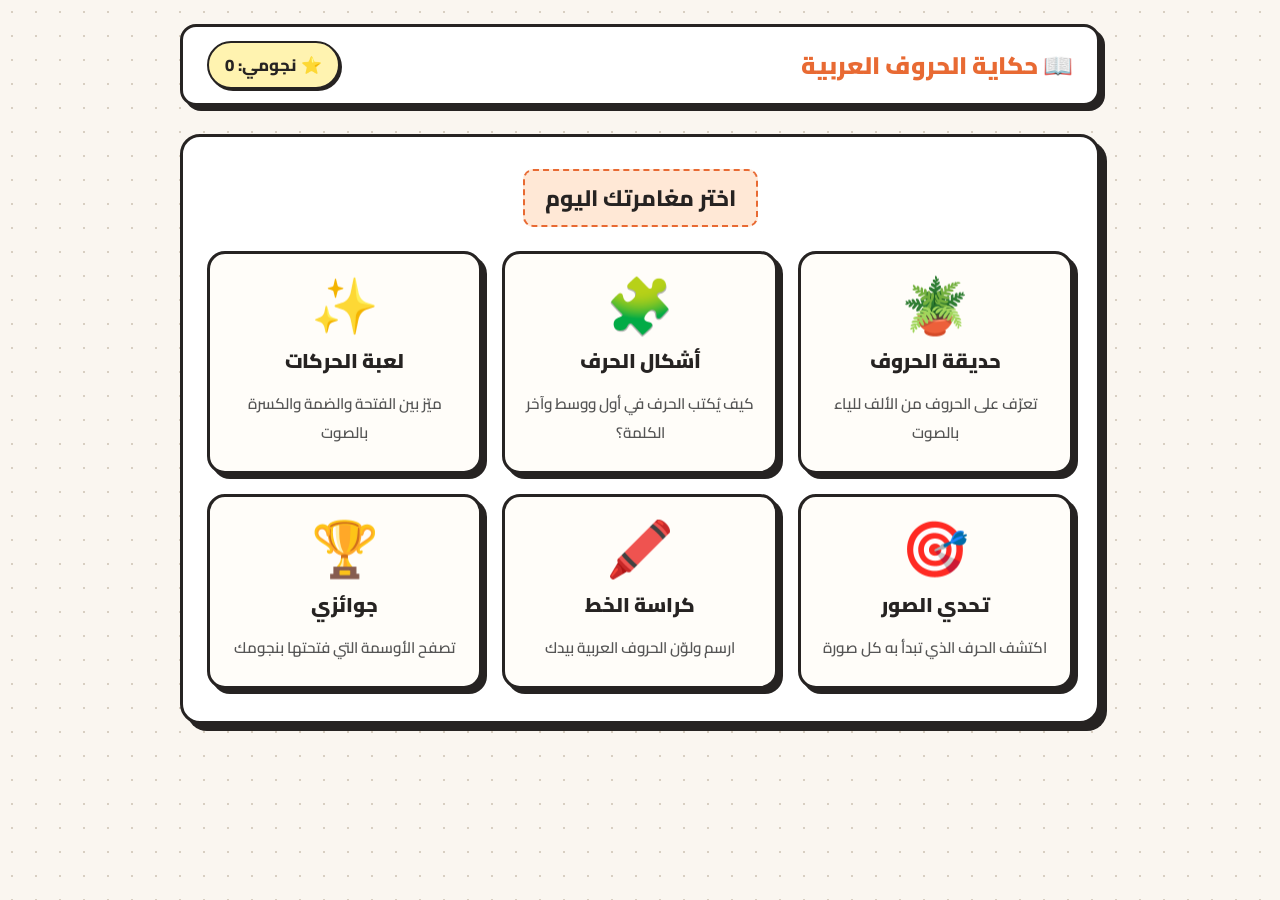
<file: index.html>
<!DOCTYPE html>
<html lang="ar" dir="rtl">
<head>
    <meta charset="UTF-8">
    <meta name="viewport" content="width=device-width, initial-scale=1.0">
    <title>حكاية الحروف العربية</title>
    <link rel="stylesheet" href="style.css">
</head>
<body>
    <div class="top-bar">
        <h1>📖 حكاية الحروف العربية</h1>
        <div class="stars-pill">⭐ نجومي: <span id="totalStars">0</span></div>
    </div>

    <!-- إشعار الشكر الخاص عند بلوغ 150 نجمة فأكثر -->
    <div id="specialThanksBanner" class="special-thanks-box" style="display: none;">
        <div class="special-badge">🏅 وسام التميز الذهبي</div>
        <h2>شكر خاص لك يا بطل الحروف!</h2>
        <p>لقد جمعت <strong id="bannerStarsCount">150</strong> نجمة! اجتهادك وحبك لتعلم الحروف العربية يستحق كل الفخر والتقدير.</p>
        <div class="banner-actions">
            <a href="rewards.html" class="home-link" style="background: #E86A33;">شاهد جوائزك 🏆</a>
            <button type="button" class="choice-btn" style="font-size: 0.95rem; padding: 6px 16px;" onclick="dismissThanksBanner()">إخفاء الإشعار</button>
        </div>
    </div>

    <div class="notebook-sheet">
        <div class="section-title">اختر مغامرتك اليوم</div>
        <div class="stages-grid">
            <a href="learn.html" class="stage-card">
                <div class="stage-badge">🪴</div>
                <h3>حديقة الحروف</h3>
                <p>تعرّف على الحروف من الألف للياء بالصوت</p>
            </a>

            <a href="forms.html" class="stage-card">
                <div class="stage-badge">🧩</div>
                <h3>أشكال الحرف</h3>
                <p>كيف يُكتب الحرف في أول ووسط وآخر الكلمة؟</p>
            </a>

            <a href="harakat.html" class="stage-card">
                <div class="stage-badge">✨</div>
                <h3>لعبة الحركات</h3>
                <p>ميّز بين الفتحة والضمة والكسرة بالصوت</p>
            </a>

            <a href="quiz.html" class="stage-card">
                <div class="stage-badge">🎯</div>
                <h3>تحدي الصور</h3>
                <p>اكتشف الحرف الذي تبدأ به كل صورة</p>
            </a>

            <a href="draw.html" class="stage-card">
                <div class="stage-badge">🖍️</div>
                <h3>كراسة الخط</h3>
                <p>ارسم ولوّن الحروف العربية بيدك</p>
            </a>

            <a href="rewards.html" class="stage-card">
                <div class="stage-badge">🏆</div>
                <h3>جوائزي</h3>
                <p>تصفح الأوسمة التي فتحتها بنجومك</p>
            </a>
        </div>
    </div>

    <script src="script.js"></script>
</body>
</html>
</file>
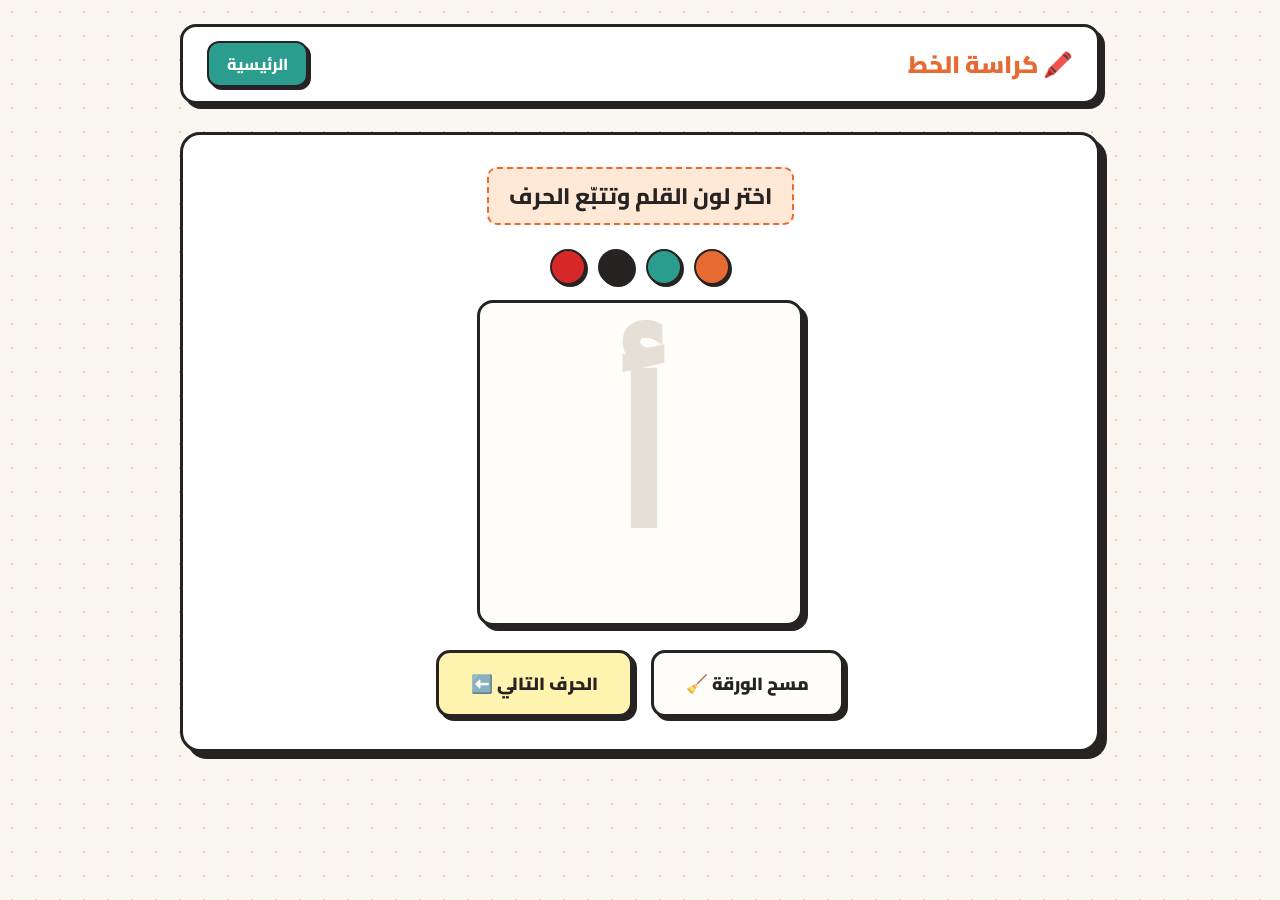
<file: draw.html>
<!DOCTYPE html>
<html lang="ar" dir="rtl">
<head>
    <meta charset="UTF-8">
    <meta name="viewport" content="width=device-width, initial-scale=1.0">
    <title>كراسة الخط</title>
    <link rel="stylesheet" href="style.css">
</head>
<body>
    <div class="top-bar">
        <h1>🖍️ كراسة الخط</h1>
        <a href="index.html" class="home-link">الرئيسية</a>
    </div>

    <div class="notebook-sheet">
        <div class="section-title">اختر لون القلم وتتبّع الحرف</div>
        <div class="pens-bar">
            <button class="pen-btn" style="background: #E86A33;" onclick="changePen('#E86A33')"></button>
            <button class="pen-btn" style="background: #2A9D8F;" onclick="changePen('#2A9D8F')"></button>
            <button class="pen-btn" style="background: #262322;" onclick="changePen('#262322')"></button>
            <button class="pen-btn" style="background: #D62828;" onclick="changePen('#D62828')"></button>
        </div>

        <canvas id="arabicCanvas" width="320" height="320"></canvas>

        <div class="choices-row">
            <button class="choice-btn" style="font-size: 1.1rem;" onclick="resetArabicCanvas()">مسح الورقة 🧹</button>
            <button class="choice-btn" style="font-size: 1.1rem; background: #FFF3B0;" onclick="nextArabicDraw()">الحرف التالي ⬅️</button>
        </div>
    </div>

    <script src="script.js"></script>
</body>
</html>
</file>
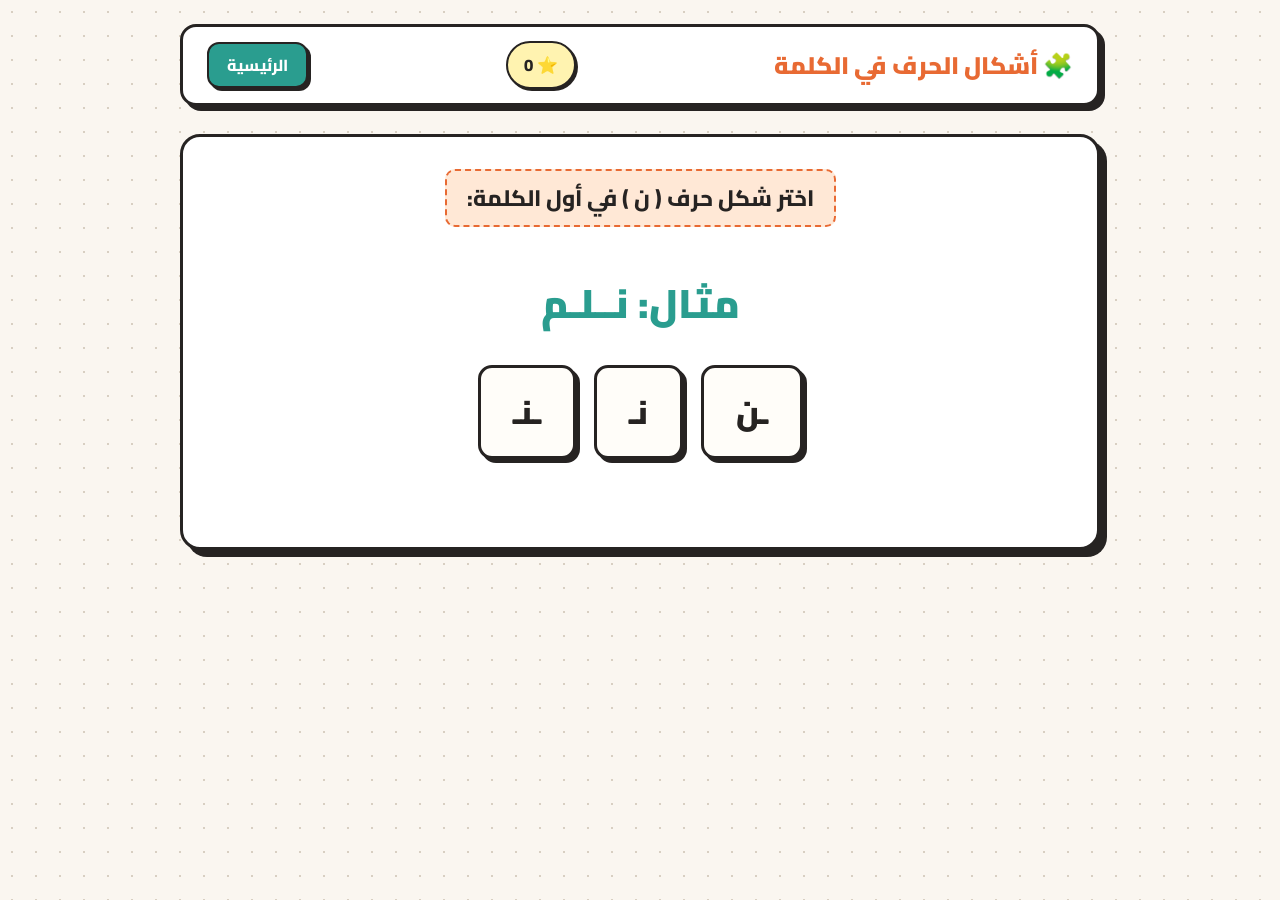
<file: forms.html>
<!DOCTYPE html>
<html lang="ar" dir="rtl">
<head>
    <meta charset="UTF-8">
    <meta name="viewport" content="width=device-width, initial-scale=1.0">
    <title>أشكال الحرف</title>
    <link rel="stylesheet" href="style.css">
</head>
<body>
    <div class="top-bar">
        <h1>🧩 أشكال الحرف في الكلمة</h1>
        <div class="stars-pill">⭐ <span id="totalStars">0</span></div>
        <a href="index.html" class="home-link">الرئيسية</a>
    </div>

    <div class="notebook-sheet">
        <div class="section-title" id="formQuestionTitle">اختر شكل حرف ( ب ) في وسط الكلمة:</div>
        <div class="big-display" id="formWordHint" style="font-size: 2.5rem; color: #2A9D8F;">مـ ـكـ ـتـ ـبـ ـة</div>
        <div class="choices-row" id="formChoices"></div>
        <div class="status-msg" id="formStatus"></div>
    </div>

    <script src="script.js"></script>
</body>
</html>
</file>
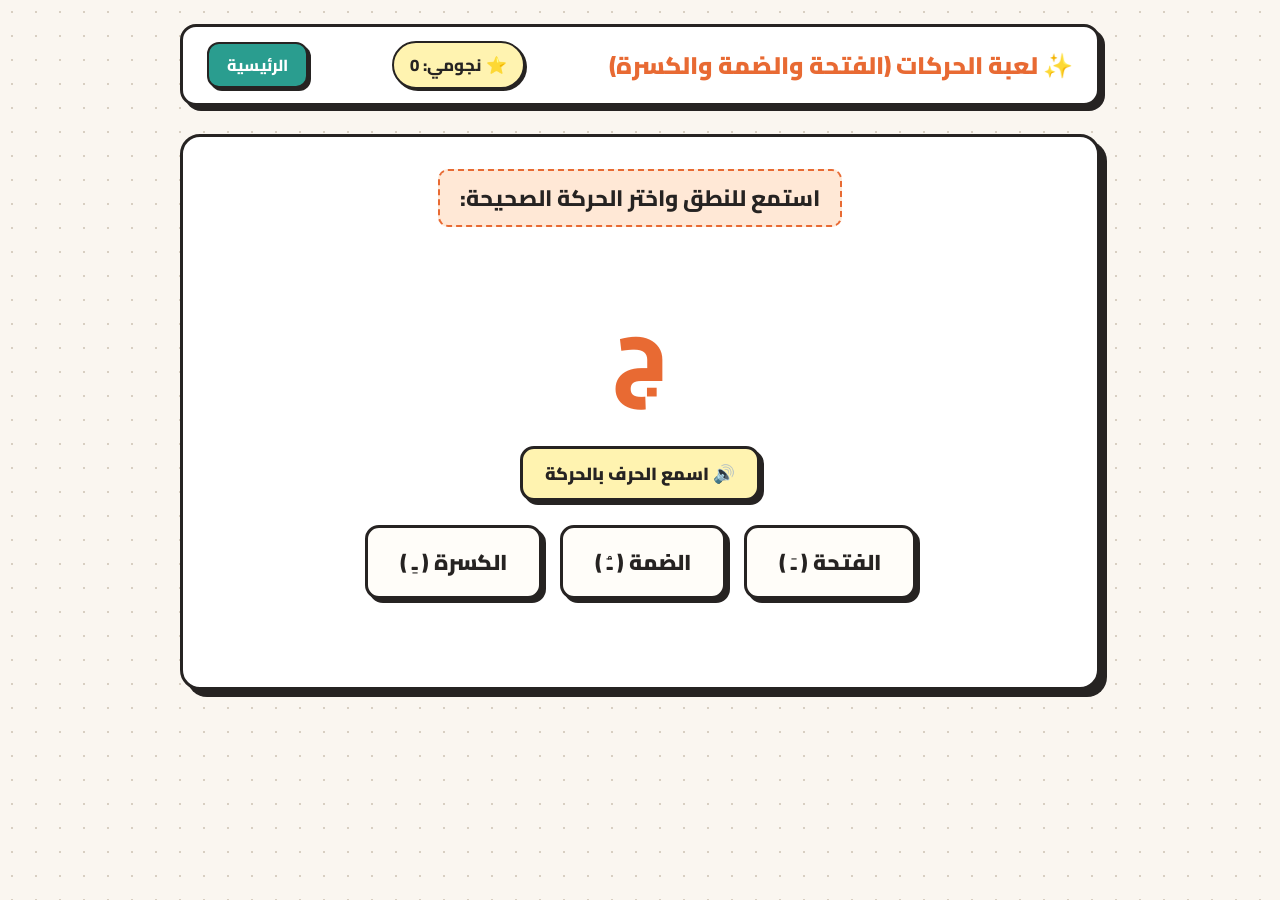
<file: harakat.html>
<!DOCTYPE html>
<html lang="ar" dir="rtl">
<head>
    <meta charset="UTF-8">
    <meta name="viewport" content="width=device-width, initial-scale=1.0">
    <title>لعبة الحركات</title>
    <link rel="stylesheet" href="style.css">
</head>
<body>
    <div class="top-bar">
        <h1>✨ لعبة الحركات (الفتحة والضمة والكسرة)</h1>
        <div class="stars-pill">⭐ نجومي: <span id="totalStars">0</span></div>
        <a href="index.html" class="home-link">الرئيسية</a>
    </div>

    <div class="notebook-sheet">
        <div class="section-title" id="harakaQuestion">استمع للنطق واختر الحركة الصحيحة:</div>
        <div class="big-display" id="harakaTarget" style="color: #E86A33;">ب</div>
        <button type="button" class="choice-btn" style="font-size: 1.1rem; padding: 8px 22px; background: #FFF3B0;" onclick="sayCurrentHaraka()">🔊 اسمع الحرف بالحركة</button>

        <div class="choices-row" id="harakaChoices"></div>
        <div class="status-msg" id="harakaStatus"></div>
    </div>

    <script src="script.js"></script>
</body>
</html>
</file>
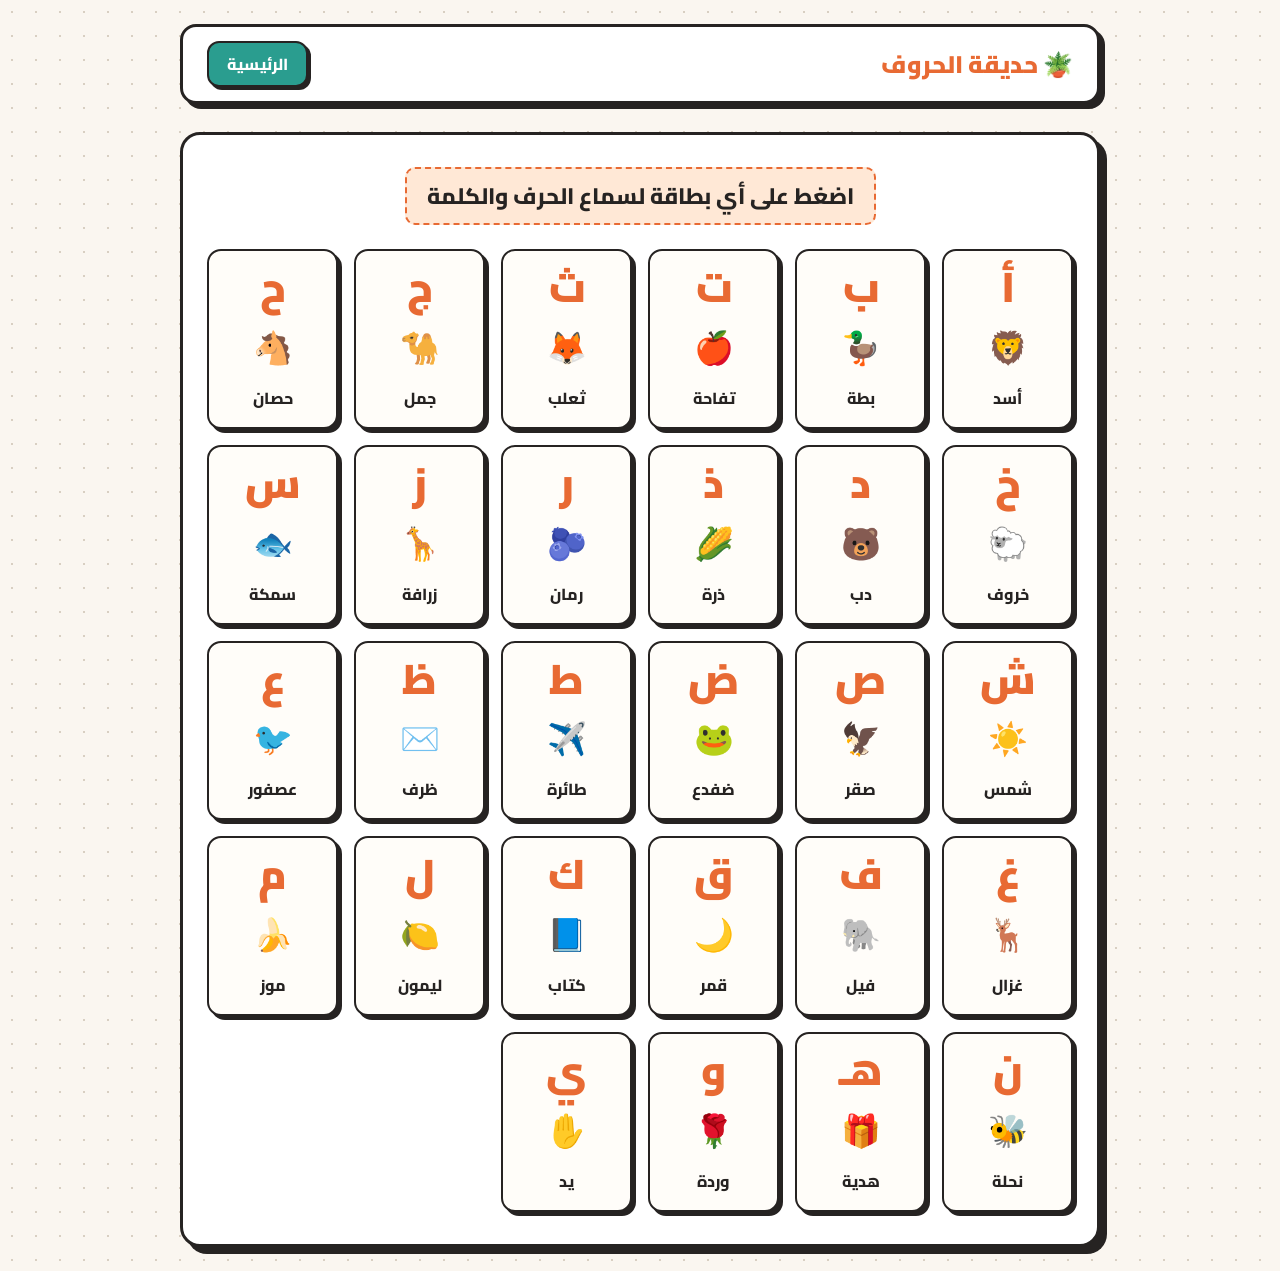
<file: learn.html>
<!DOCTYPE html>
<html lang="ar" dir="rtl">
<head>
    <meta charset="UTF-8">
    <meta name="viewport" content="width=device-width, initial-scale=1.0">
    <title>حديقة الحروف</title>
    <link rel="stylesheet" href="style.css">
</head>
<body>
    <div class="top-bar">
        <h1>🪴 حديقة الحروف</h1>
        <a href="index.html" class="home-link">الرئيسية</a>
    </div>

    <div class="notebook-sheet">
        <div class="section-title">اضغط على أي بطاقة لسماع الحرف والكلمة</div>
        <div class="arabic-grid" id="arabicLettersGrid"></div>
    </div>

    <script src="script.js"></script>
</body>
</html>
</file>
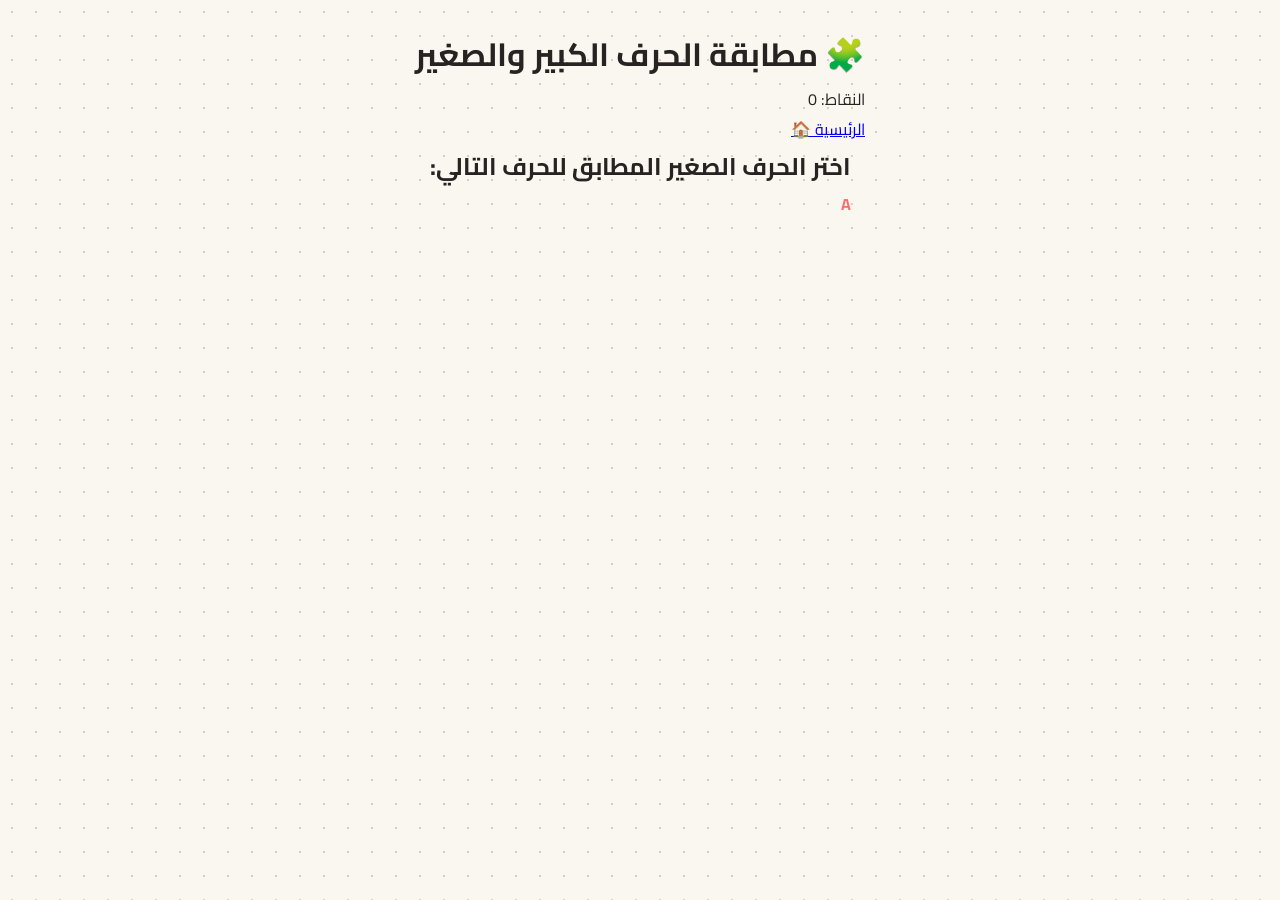
<file: match.html>
<!DOCTYPE html>
<html lang="ar" dir="rtl">
<head>
    <meta charset="UTF-8">
    <meta name="viewport" content="width=device-width, initial-scale=1.0">
    <title>مطابقة الحروف</title>
    <link rel="stylesheet" href="style.css">
</head>
<body onload="initMatchPage()">
    <header>
        <h1>🧩 مطابقة الحرف الكبير والصغير</h1>
        <div class="score-badge">النقاط: <span id="matchScore">0</span></div>
        <a href="index.html" class="back-btn">الرئيسية 🏠</a>
    </header>

    <div class="container">
        <h2>اختر الحرف الصغير المطابق للحرف التالي:</h2>
        <div class="quiz-emoji" id="bigLetterDisplay" style="color: #ff6b6b; font-weight: bold;">A</div>
        
        <div class="options-grid" id="matchOptions"></div>
        <div class="feedback" id="matchFeedback"></div>
    </div>

    <script src="script.js"></script>
</body>
</html>
</file>
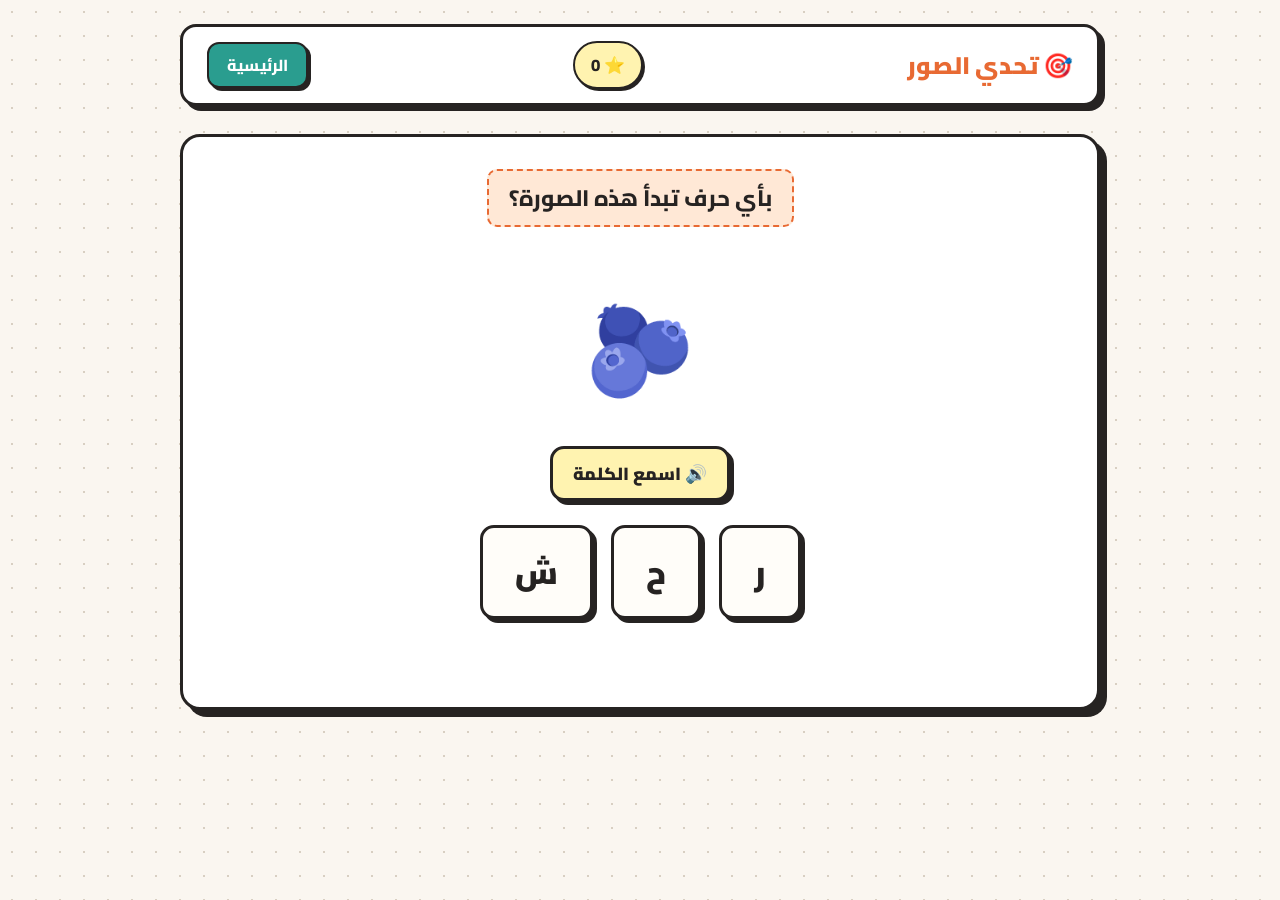
<file: quiz.html>
<!DOCTYPE html>
<html lang="ar" dir="rtl">
<head>
    <meta charset="UTF-8">
    <meta name="viewport" content="width=device-width, initial-scale=1.0">
    <title>تحدي الصور</title>
    <link rel="stylesheet" href="style.css">
</head>
<body>
    <div class="top-bar">
        <h1>🎯 تحدي الصور</h1>
        <div class="stars-pill">⭐ <span id="totalStars">0</span></div>
        <a href="index.html" class="home-link">الرئيسية</a>
    </div>

    <div class="notebook-sheet">
        <div class="section-title">بأي حرف تبدأ هذه الصورة؟</div>
        <div class="big-display" id="quizPic">🦁</div>
        <button class="choice-btn" style="font-size: 1.1rem; padding: 8px 20px; background: #FFF3B0;" onclick="sayCurrentArabicWord()">🔊 اسمع الكلمة</button>
        <div class="choices-row" id="quizChoices"></div>
        <div class="status-msg" id="quizStatus"></div>
    </div>

    <script src="script.js"></script>
</body>
</html>
</file>
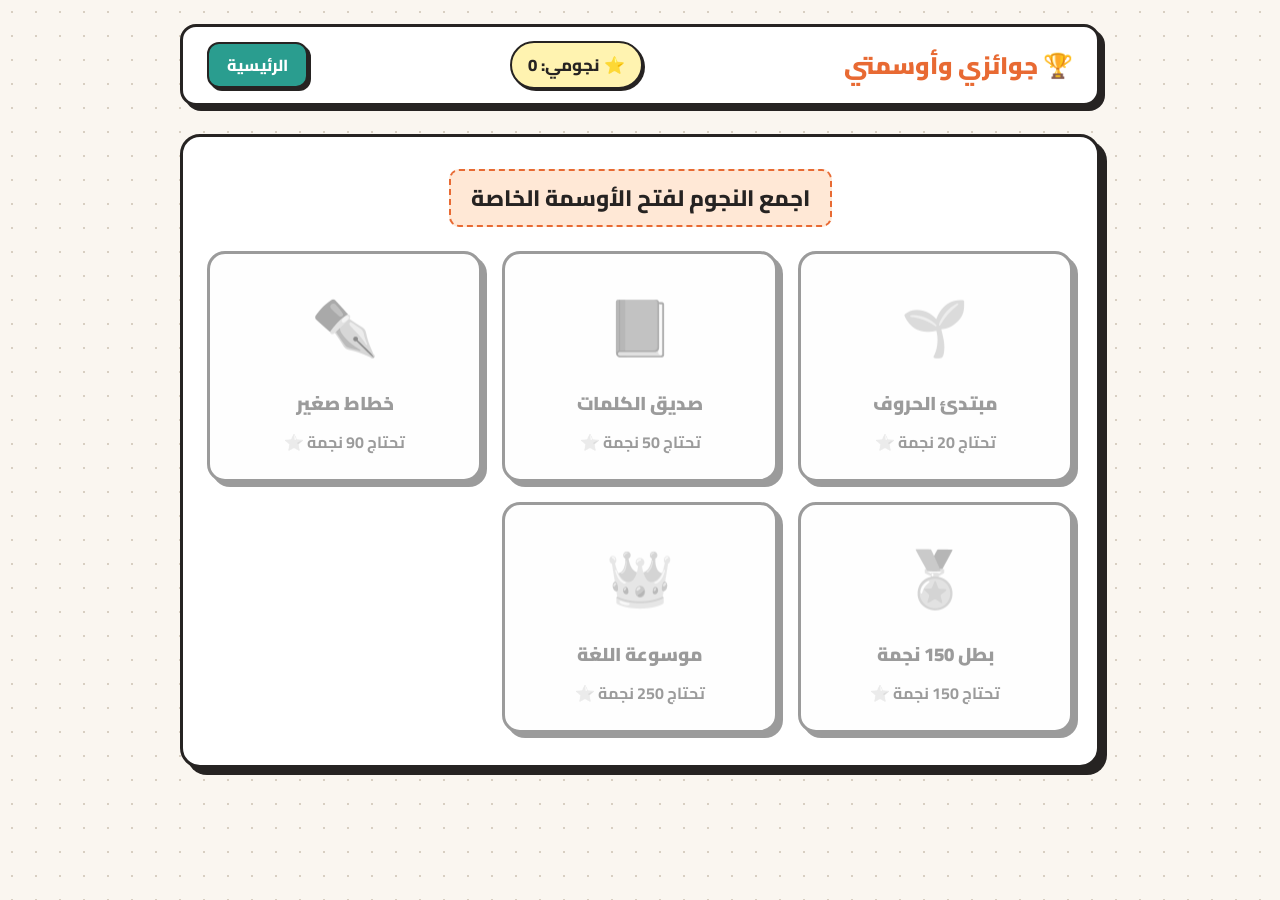
<file: rewards.html>
<!DOCTYPE html>
<html lang="ar" dir="rtl">
<head>
    <meta charset="UTF-8">
    <meta name="viewport" content="width=device-width, initial-scale=1.0">
    <title>جوائزي وأوسمتي</title>
    <link rel="stylesheet" href="style.css">
</head>
<body>
    <div class="top-bar">
        <h1>🏆 جوائزي وأوسمتي</h1>
        <div class="stars-pill">⭐ نجومي: <span id="totalStars">0</span></div>
        <a href="index.html" class="home-link">الرئيسية</a>
    </div>

    <div class="notebook-sheet">
        <div class="section-title">اجمع النجوم لفتح الأوسمة الخاصة</div>
        <div class="stages-grid" id="arabicRewardsGrid"></div>
    </div>

    <script src="script.js"></script>
</body>
</html>
</file>
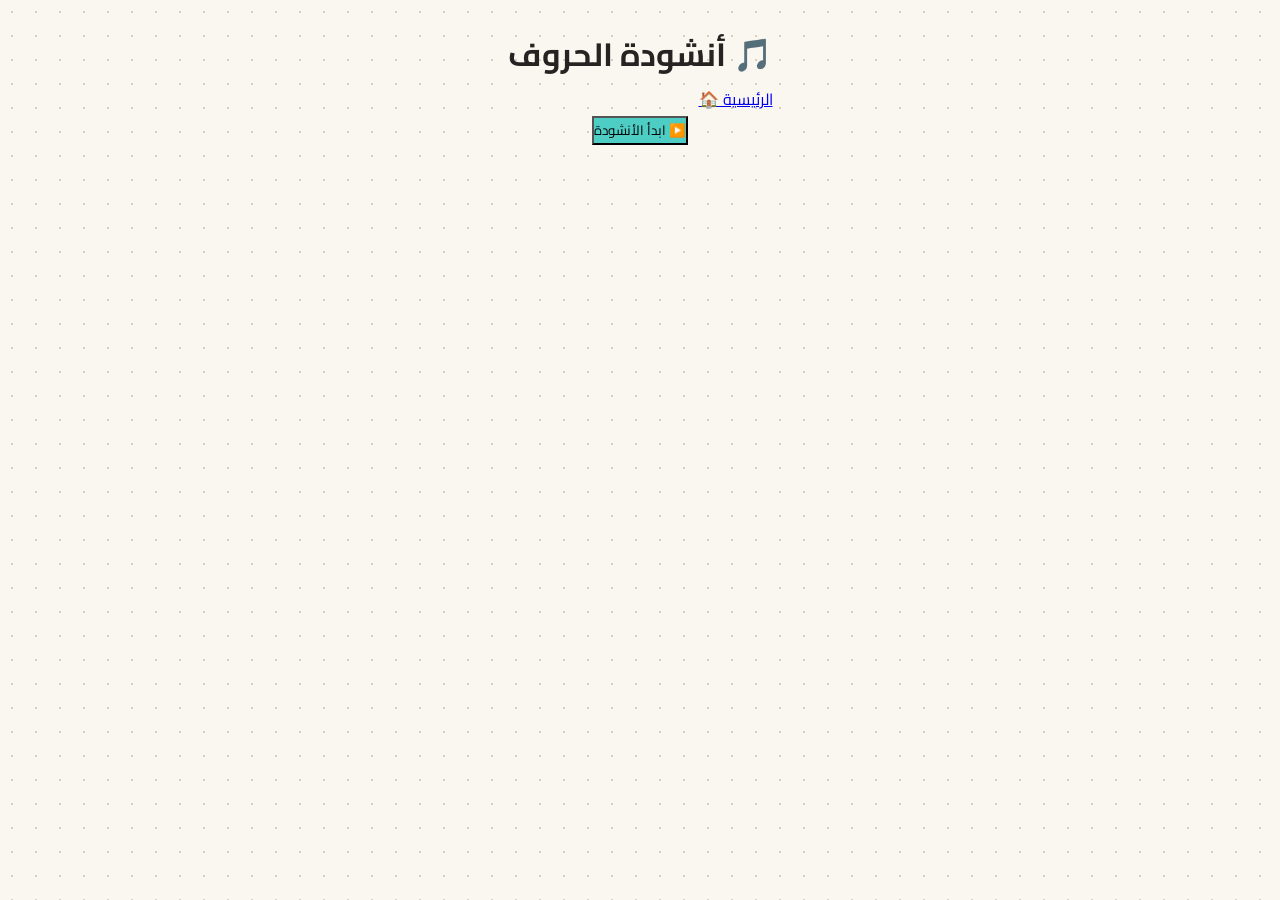
<file: song.html>
<!DOCTYPE html>
<html lang="ar" dir="rtl">
<head>
    <meta charset="UTF-8">
    <meta name="viewport" content="width=device-width, initial-scale=1.0">
    <title>أنشودة الحروف</title>
    <link rel="stylesheet" href="style.css">
</head>
<body>
    <header>
        <h1>🎵 أنشودة الحروف</h1>
        <a href="index.html" class="back-btn">الرئيسية 🏠</a>
    </header>

    <div class="container">
        <button id="playSongBtn" class="option-btn" style="margin-bottom: 25px; background: #4ecdc4;" onclick="toggleAlphabetSong()">▶️ ابدأ الأنشودة</button>
        <div class="letters-grid" id="songGrid"></div>
    </div>

    <script src="script.js"></script>
</body>
</html>
</file>
<file: style.css>
@import url('https://fonts.googleapis.com/css2?family=Cairo:wght@600;800;900&display=swap');

:root {
    --paper-bg: #FAF6F0;
    --card-bg: #FFFFFF;
    --ink-dark: #262322;
    --primary-orange: #E86A33;
    --secondary-teal: #2A9D8F;
    --accent-yellow: #F4A261;
    --border-ink: #262322;
}

* {
    box-sizing: border-box;
    margin: 0;
    padding: 0;
    font-family: 'Cairo', sans-serif;
}

body {
    background-color: var(--paper-bg);
    /* خلفية منقطة خفيفة تشبه دفاتر الرسم */
    background-image: radial-gradient(#d8cfc2 1.5px, transparent 1.5px);
    background-size: 24px 24px;
    color: var(--ink-dark);
    min-height: 100vh;
    padding: 24px 16px;
    display: flex;
    flex-direction: column;
    align-items: center;
}

/* الشريط العلوي */
.top-bar {
    width: 100%;
    max-width: 920px;
    background: var(--card-bg);
    border: 3px solid var(--border-ink);
    border-radius: 16px;
    box-shadow: 5px 5px 0px var(--border-ink);
    padding: 14px 24px;
    display: flex;
    justify-content: space-between;
    align-items: center;
    margin-bottom: 28px;
}

.top-bar h1 {
    font-size: 1.5rem;
    font-weight: 900;
    color: var(--primary-orange);
}

.stars-pill {
    background: #FFF3B0;
    border: 2.5px solid var(--border-ink);
    padding: 6px 16px;
    border-radius: 50px;
    font-weight: 800;
    font-size: 1.05rem;
    box-shadow: 2px 2px 0px var(--border-ink);
}

.home-link {
    text-decoration: none;
    background: var(--secondary-teal);
    color: white;
    border: 2.5px solid var(--border-ink);
    padding: 6px 18px;
    border-radius: 12px;
    font-weight: 800;
    box-shadow: 3px 3px 0px var(--border-ink);
    transition: transform 0.1s;
}

.home-link:active {
    transform: translate(2px, 2px);
    box-shadow: 1px 1px 0px var(--border-ink);
}

/* الصندوق الرئيسي */
.notebook-sheet {
    width: 100%;
    max-width: 920px;
    background: var(--card-bg);
    border: 3px solid var(--border-ink);
    border-radius: 20px;
    box-shadow: 7px 7px 0px var(--border-ink);
    padding: 32px 24px;
    text-align: center;
}

.section-title {
    font-size: 1.4rem;
    font-weight: 800;
    margin-bottom: 24px;
    display: inline-block;
    background: #FFE8D6;
    padding: 6px 20px;
    border-radius: 10px;
    border: 2px dashed var(--primary-orange);
}

/* شبكة القائمة الرئيسية */
.stages-grid {
    display: grid;
    grid-template-columns: repeat(auto-fit, minmax(220px, 1fr));
    gap: 20px;
}

.stage-card {
    background: #FFFDF9;
    border: 3px solid var(--border-ink);
    border-radius: 18px;
    padding: 24px 18px;
    text-decoration: none;
    color: var(--ink-dark);
    box-shadow: 5px 5px 0px var(--border-ink);
    transition: all 0.15s ease;
    display: flex;
    flex-direction: column;
    align-items: center;
    gap: 10px;
}

.stage-card:hover {
    transform: translate(-2px, -3px);
    box-shadow: 8px 8px 0px var(--primary-orange);
    border-color: var(--primary-orange);
}

.stage-badge {
    font-size: 3.4rem;
    line-height: 1;
}

.stage-card h3 {
    font-size: 1.25rem;
    font-weight: 900;
}

.stage-card p {
    font-size: 0.95rem;
    color: #555;
    font-weight: 600;
}

/* بطاقات الحروف العربية */
.arabic-grid {
    display: grid;
    grid-template-columns: repeat(auto-fill, minmax(115px, 1fr));
    gap: 16px;
    direction: rtl;
}

.letter-tile {
    background: #FFFDF9;
    border: 2.5px solid var(--border-ink);
    border-radius: 14px;
    padding: 14px 10px;
    cursor: pointer;
    box-shadow: 4px 4px 0px var(--border-ink);
    transition: 0.15s;
}

.letter-tile:hover {
    background: #FFF3B0;
    transform: translateY(-3px);
}

.letter-tile .big-char {
    font-size: 2.6rem;
    font-weight: 900;
    color: var(--primary-orange);
    line-height: 1.1;
}

.letter-tile .emoji-pic {
    font-size: 2rem;
    margin: 6px 0;
}

.letter-tile .word-label {
    font-size: 1rem;
    font-weight: 800;
    color: var(--ink-dark);
}

/* أزرار اللعب */
.choices-row {
    display: flex;
    justify-content: center;
    gap: 18px;
    flex-wrap: wrap;
    margin-top: 24px;
}

.choice-btn {
    background: #FFFDF9;
    color: var(--ink-dark);
    border: 3px solid var(--border-ink);
    box-shadow: 4px 4px 0px var(--border-ink);
    padding: 14px 32px;
    font-size: 2rem;
    font-weight: 900;
    border-radius: 14px;
    cursor: pointer;
    transition: 0.12s;
}

.choice-btn:hover {
    background: #FFE8D6;
    transform: translate(-2px, -2px);
    box-shadow: 6px 6px 0px var(--border-ink);
}

.choice-btn:active {
    transform: translate(2px, 2px);
    box-shadow: 1px 1px 0px var(--border-ink);
}

.big-display {
    font-size: 5.5rem;
    margin: 15px 0;
    font-weight: 900;
}

.status-msg {
    margin-top: 20px;
    font-size: 1.3rem;
    font-weight: 800;
    min-height: 36px;
}

/* كراسة الرسم */
#arabicCanvas {
    background: #FFFDF9;
    border: 3px solid var(--border-ink);
    border-radius: 16px;
    box-shadow: 5px 5px 0px var(--border-ink);
    cursor: crosshair;
    touch-action: none;
    margin: 15px auto;
    display: block;
    max-width: 100%;
}

.pens-bar {
    display: flex;
    justify-content: center;
    gap: 12px;
    margin-bottom: 10px;
}

.pen-btn {
    width: 36px;
    height: 36px;
    border-radius: 50%;
    border: 2.5px solid var(--border-ink);
    box-shadow: 2px 2px 0px var(--border-ink);
    cursor: pointer;
}/* إشعار الشكر الخاص في الصفحة الرئيسية */
.special-thanks-box {
    width: 100%;
    max-width: 920px;
    background: #FFF3B0;
    border: 3px solid var(--border-ink);
    border-radius: 18px;
    box-shadow: 6px 6px 0px var(--border-ink);
    padding: 20px 24px;
    margin-bottom: 24px;
    text-align: center;
}

.special-badge {
    display: inline-block;
    background: var(--primary-orange);
    color: white;
    border: 2px solid var(--border-ink);
    padding: 3px 14px;
    border-radius: 50px;
    font-size: 0.9rem;
    font-weight: 800;
    margin-bottom: 8px;
}

.special-thanks-box h2 {
    font-size: 1.45rem;
    font-weight: 900;
    margin-bottom: 6px;
}

.special-thanks-box p {
    font-size: 1.05rem;
    font-weight: 700;
    margin-bottom: 14px;
}

.banner-actions {
    display: flex;
    justify-content: center;
    gap: 12px;
    flex-wrap: wrap;
}

/* بطاقات الجوائز */
.arabic-medal-card {
    background: #FFFDF9;
    border: 3px solid var(--border-ink);
    border-radius: 18px;
    padding: 22px 16px;
    box-shadow: 5px 5px 0px var(--border-ink);
    opacity: 0.45;
    filter: grayscale(100%);
}

.arabic-medal-card.unlocked {
    opacity: 1;
    filter: none;
    background: #FFFDF2;
    box-shadow: 6px 6px 0px var(--secondary-teal);
}
</file>
